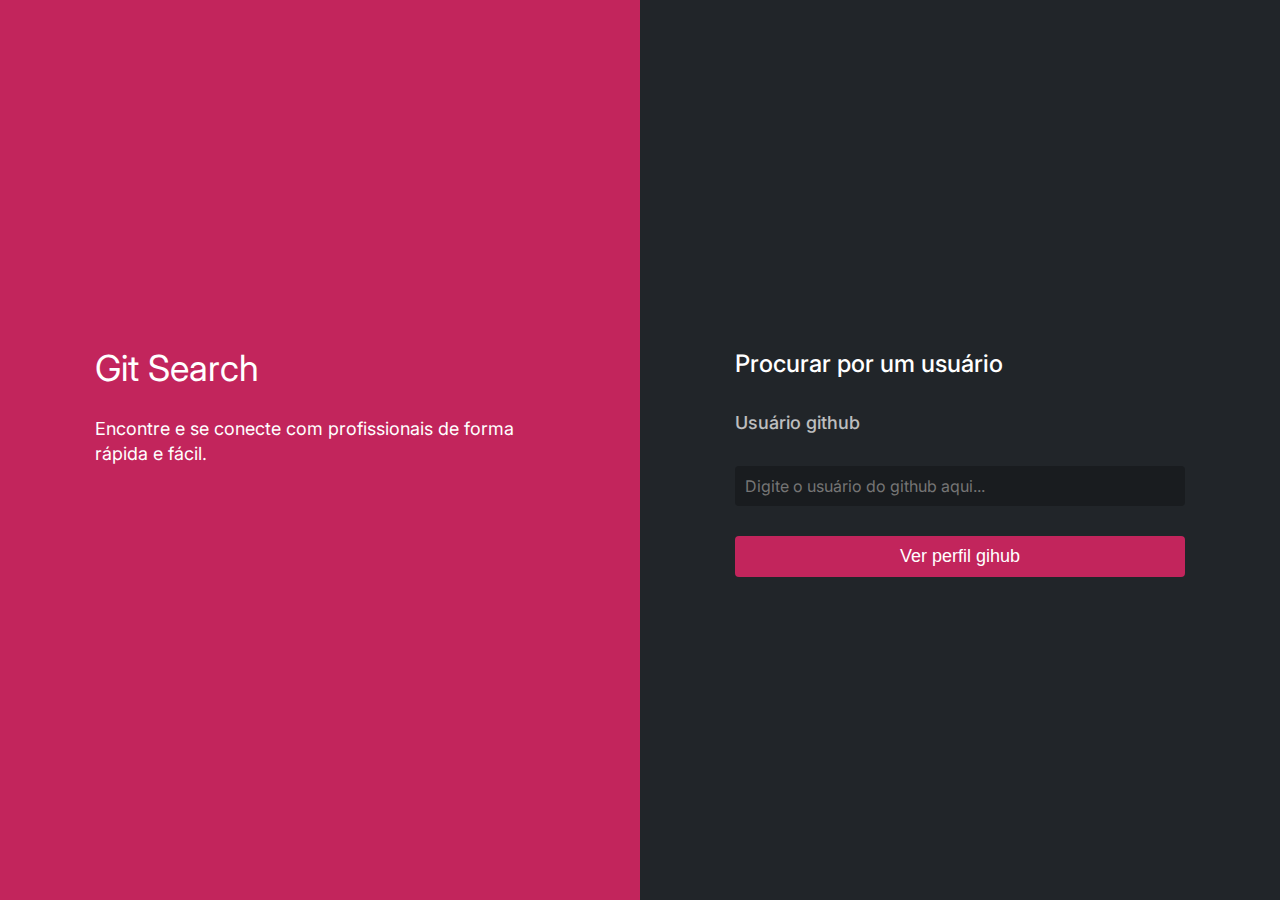
<file: index.html>
<!DOCTYPE html>
<html lang="en">
  <head>
    <meta charset="UTF-8" />
    <meta http-equiv="X-UA-Compatible" content="IE=edge" />
    <meta name="viewport" content="width=device-width, initial-scale=1.0" />

    <!-- FONTES -->
    <link rel="preconnect" href="https://fonts.googleapis.com" />
    <link rel="preconnect" href="https://fonts.gstatic.com" crossorigin />
    <link
      href="https://fonts.googleapis.com/css2?family=Inter:wght@100;200;300;400;500;600;700;800;900&display=swap"
      rel="stylesheet"
    />
    <link rel="stylesheet" href="./src/styles/globalStyles.css">
    <link rel="stylesheet" href="./src/styles/index.css">

    <title>Git Search</title>
  </head>
  <body>
    <main>
      <div class="main__center">
        <h1>Git Search</h1>
        <p class="main__description">Encontre e se conecte com profissionais de forma rápida e fácil.</p>
      </div>
    </main>
    <aside>
      <div class="aside__center">
        <h2>Procurar por um usuário</h2>
        <p class="aside__description">Usuário github</p>
        <input type="text" placeholder="Digite o usuário do github aqui...">
        <button>Ver perfil gihub</button>
      </div>
    </aside>

    <script type="module" src="./src/scripts/index.js"></script>
  </body>
</html>
</file>
<file: src/styles/index.css>
body {
    display: flex;
    flex-direction: column;

    width: 100vw;
    height: 100vh;

}

main {
    width: 100%;
    height: 50vh;

    display:flex;
    justify-content: center;
    align-items: center;

    background-color: var(--color-brand-1);
}

aside {
    width: 100%;
    height: 50vh;

    display:flex;
    justify-content: center;
    align-items: center;

    background-color: var(--color-grey-2);
}

.main__center {
    width: 76%;
    height: 100px;

    display: flex;
    flex-direction: column;
    gap: 20px;
}

.aside__center {
    width: 76%;
    height: 200px;

    display: flex;
    flex-direction: column;
    gap: 20px;
}

.main__center > h1 {
    font-size: 2.25rem;
    color: var(--color-grey-7)
}

.main__description {
    font-size: 1.125rem;
    line-height: 140%;
    font-weight: 400;
    color: var(--color-grey-7);
}

.aside__center > h2 {
    font-size: 1.5rem;
    line-height: 120%;
    font-weight: 500;
    color: var(--color-grey-7);
}

.aside__description {
    font-size: 1.125rem;
    line-height: 150%;
    font-weight: 500;
    color: var(--color-grey-7);

    opacity: 70%;
}

input {
    height: 38px;

    border: none;
    border-radius: 4px;
    background-color: var(--color-grey-1);

    padding-left: 10px;

    color: var(--color-grey-7);
    font-size: 1rem;
    font-weight: 400;
    font-family: 'Inter';
}

input:focus {
    outline: 1px solid var(--color-brand-1);
}

input::placeholder {
    font-size: 1rem;
}

button {
    height: 38px;

    background-color: var(--color-brand-1);

    color: var(--color-grey-7);
    font-size: 1.125rem;
    font-weight: 400;

    border: none;
    border-radius: 4px;

    cursor: pointer;
}

button:hover {
    box-shadow: 5px 5px #520F84;
    transition: 0.6s;
}

@media (min-width: 767px){

    body{
        flex-direction: row;
    }
    main {
        height: 100vh;
    }
    
    aside {
        height: 100vh;
    }
    .main__center {
        width: 300px;
        
        gap: 30px;
    
        height: 200px;
    }
    
    .aside__center {
        width: 300px;
        
        gap: 30px;
    }
}


@media (min-width: 1023px){

    .main__center {
        width: 450px;
    }

    .aside__center {
        width: 450px;
    }

    input {
        height: 60px;

        padding: 10px;
    }

    button {
        height: 60px;

        padding: 10px;
    }
}
</file>
<file: src/styles/globalStyles.css>
/* http://meyerweb.com/eric/tools/css/reset/ 
   v2.0 | 20110126
   License: none (public domain)
*/

html, body, div, span, applet, object, iframe,
h1, h2, h3, h4, h5, h6, p, blockquote, pre,
a, abbr, acronym, address, big, cite, code,
del, dfn, em, img, ins, kbd, q, s, samp,
small, strike, strong, sub, sup, tt, var,
b, u, i, center,
dl, dt, dd, ol, ul, li,
fieldset, form, label, legend,
table, caption, tbody, tfoot, thead, tr, th, td,
article, aside, canvas, details, embed, 
figure, figcaption, footer, header, hgroup, 
menu, nav, output, ruby, section, summary,
time, mark, audio, video {
	margin: 0;
	padding: 0;
	border: 0;
	font-size: 100%;
	font: inherit;
	vertical-align: baseline;
	text-decoration: none;
}
/* HTML5 display-role reset for older browsers */
article, aside, details, figcaption, figure, 
footer, header, hgroup, menu, nav, section {
	display: block;
}
body {
	line-height: 1;
  font-family: var(--font-primary);
}
ol, ul {
	list-style: none;
}
blockquote, q {
	quotes: none;
}
blockquote:before, blockquote:after,
q:before, q:after {
	content: '';
	content: none;
}
table {
	border-collapse: collapse;
	border-spacing: 0;
}

:root {
  --color-brand-1: #c2255c;
  --color-brand-2: #d6336c;
  --color-grey-1: #191c1f;
  --color-grey-2: #212529;
  --color-grey-3: #33363a;
  --color-grey-4: #373b3e;
  --color-grey-6: #a6a8a9;
  --color-grey-7: #ffffff;
  --color-alert: #c22554;
  --font-primary: "Inter", sans-serif;
}
</file>
